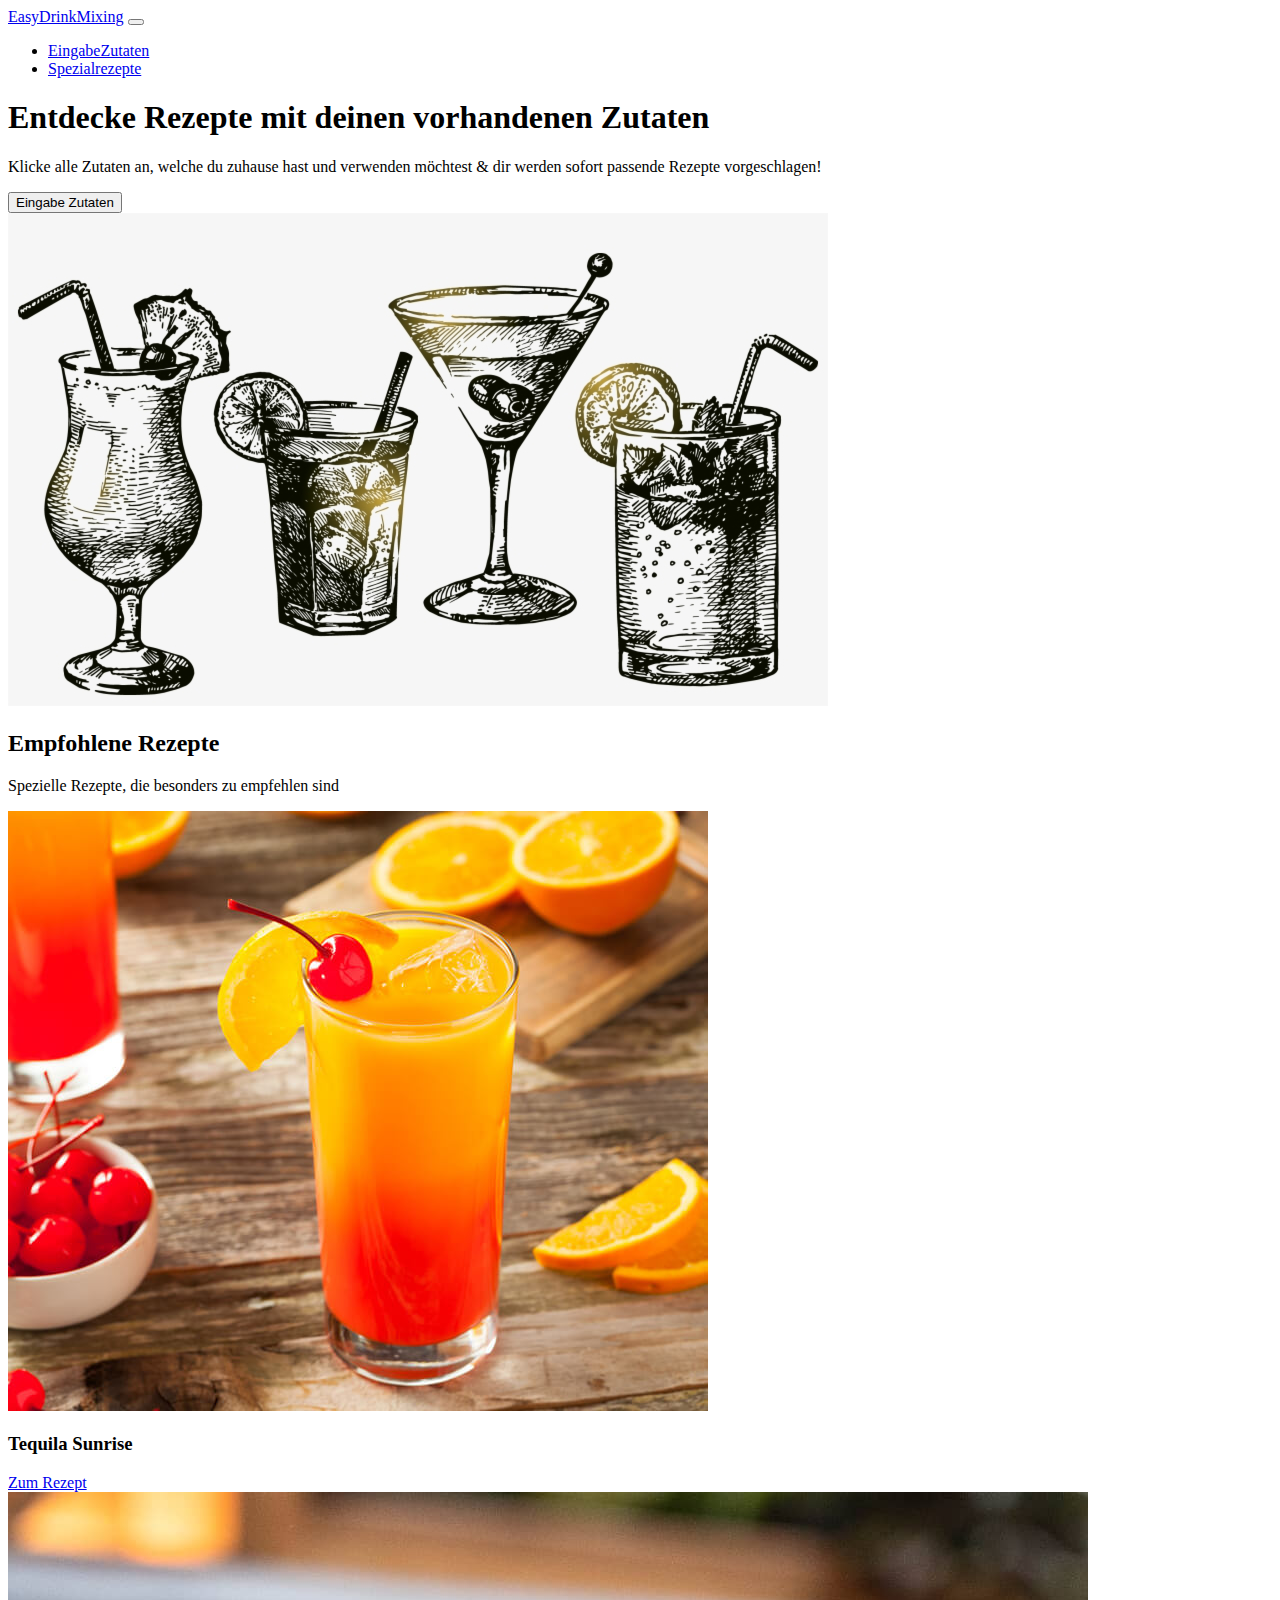
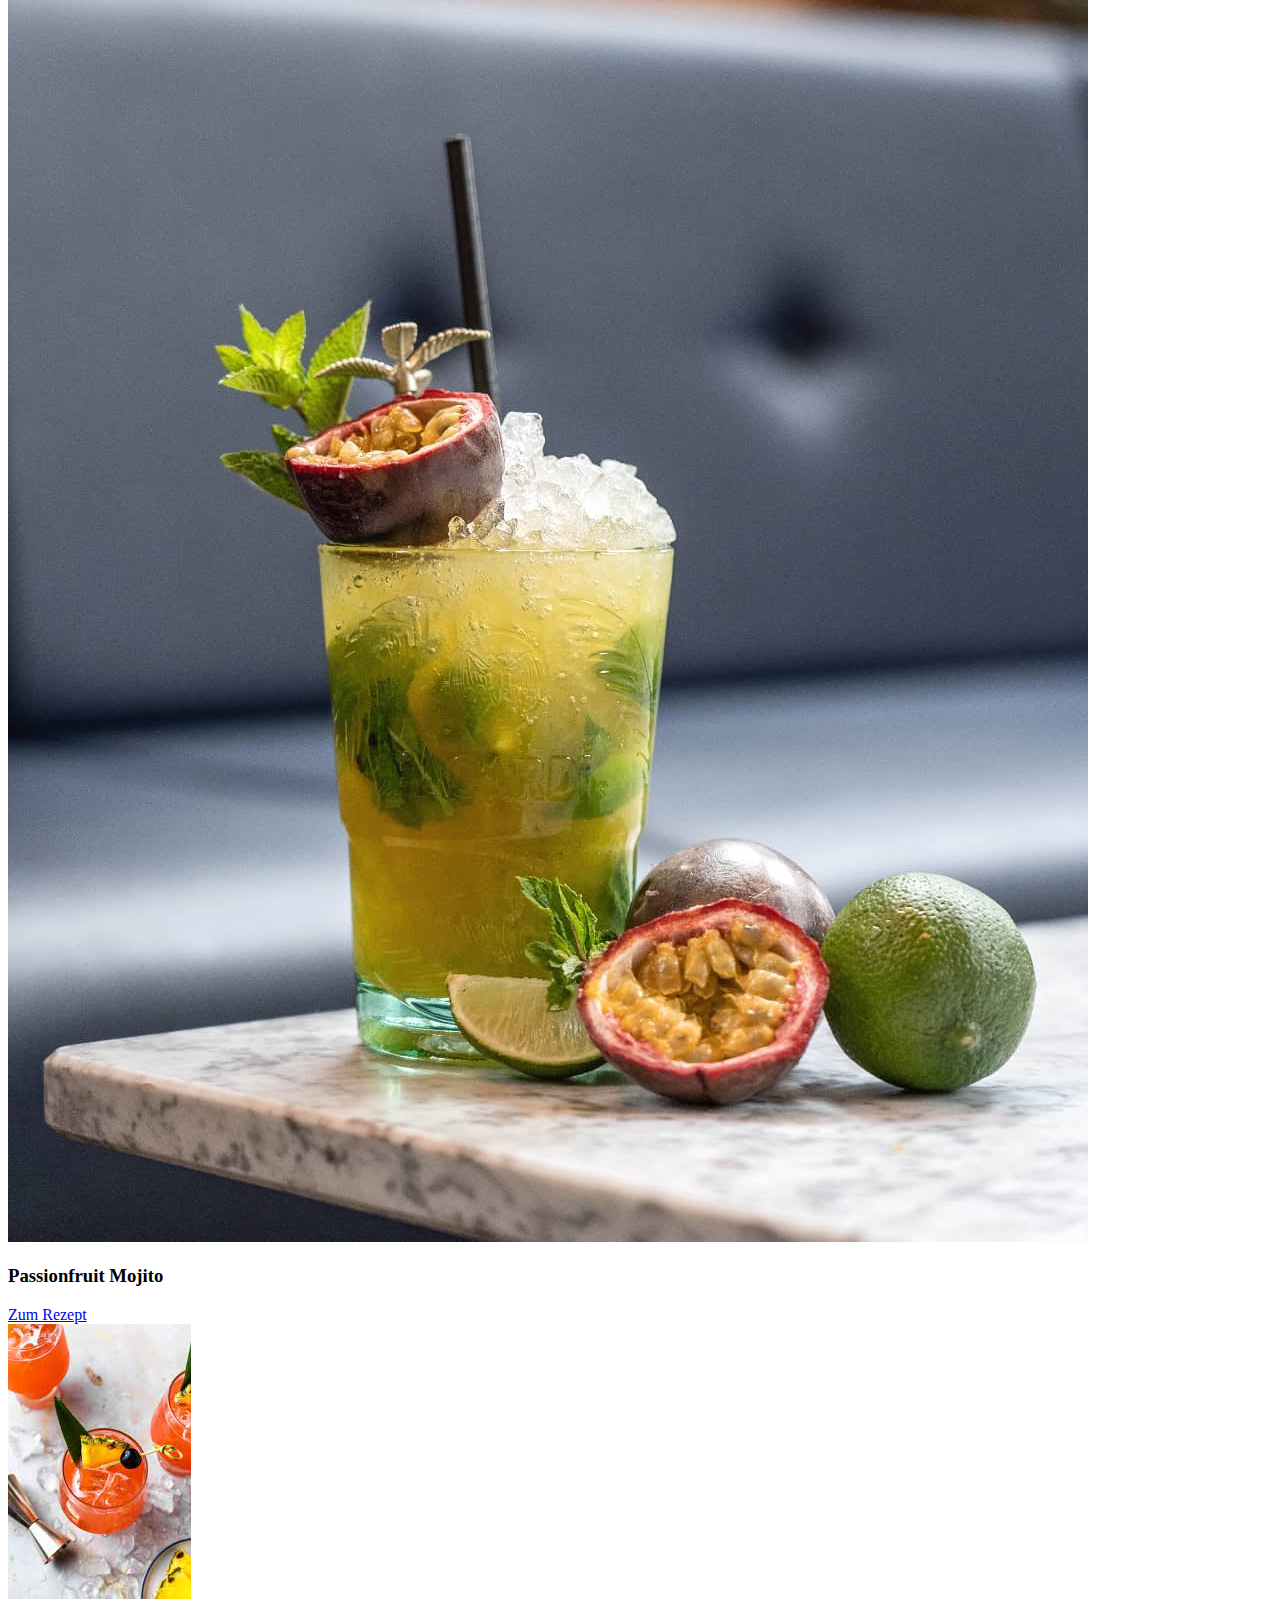
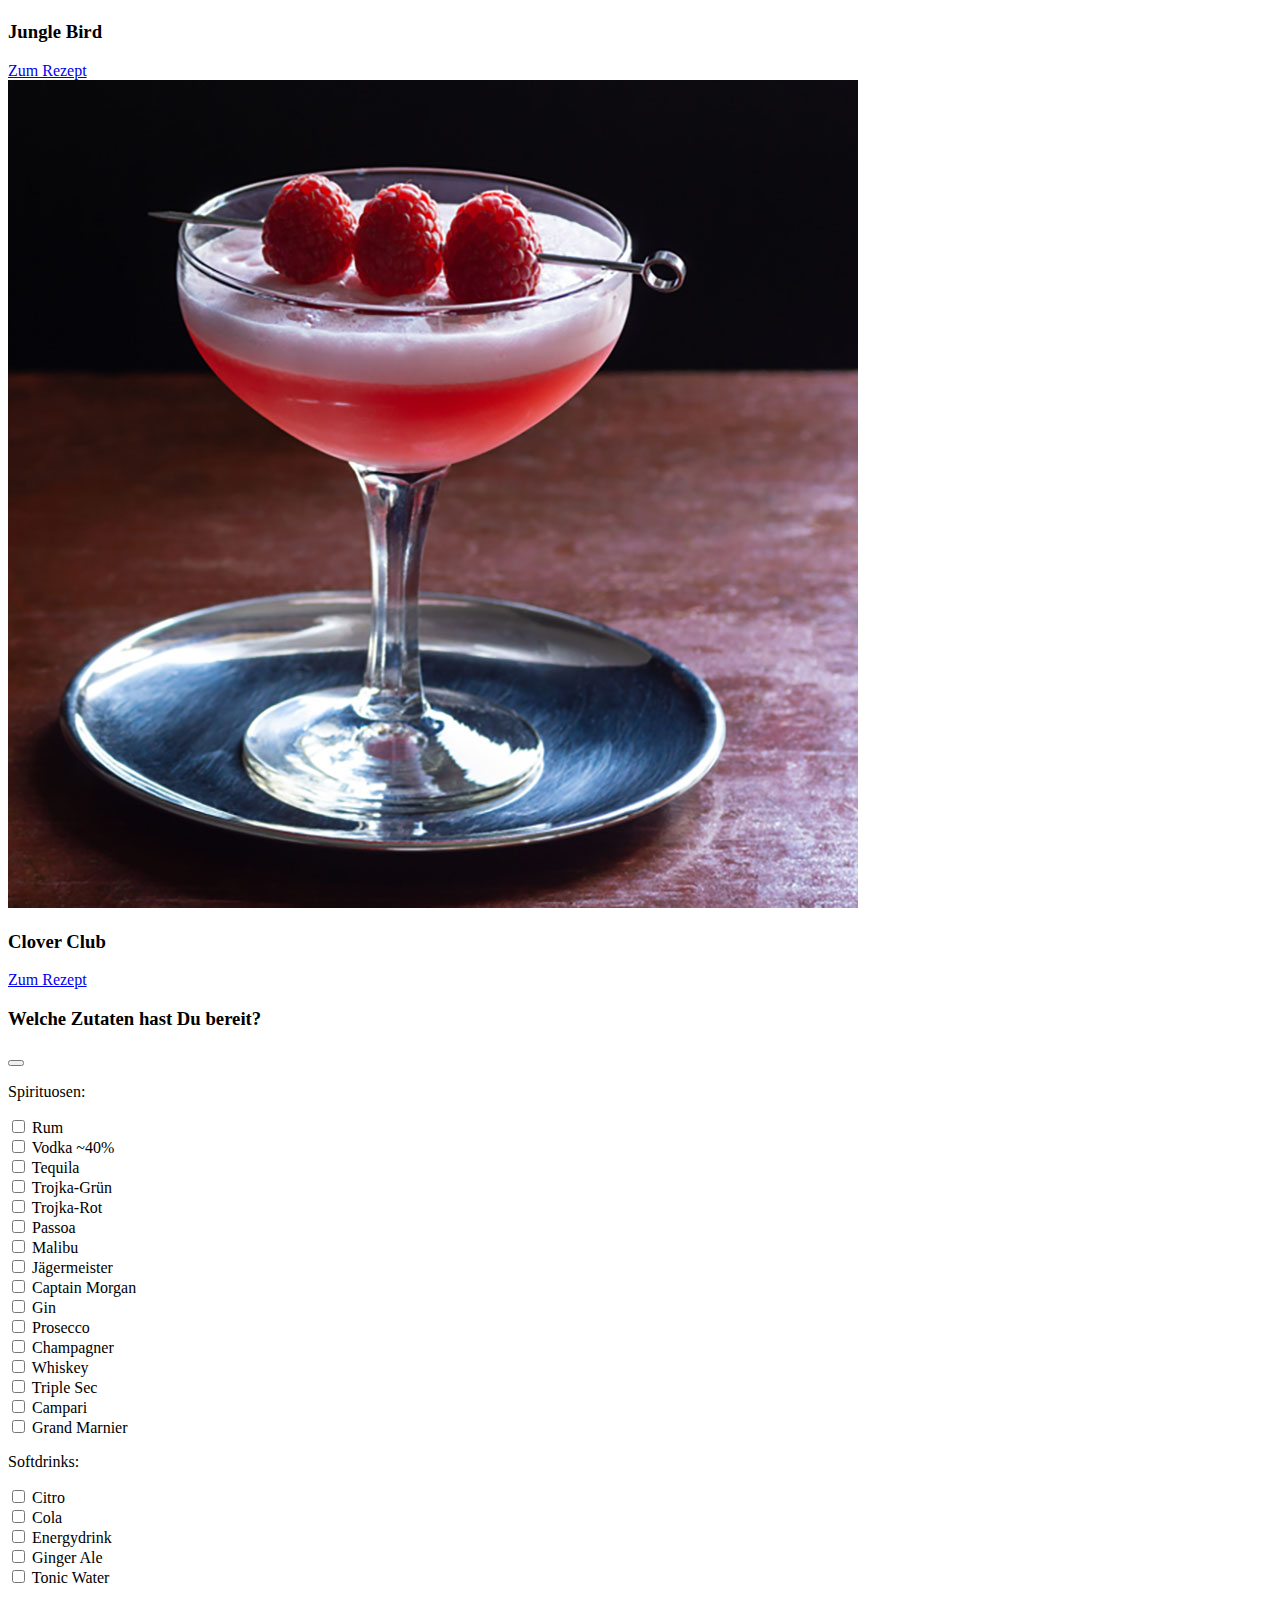
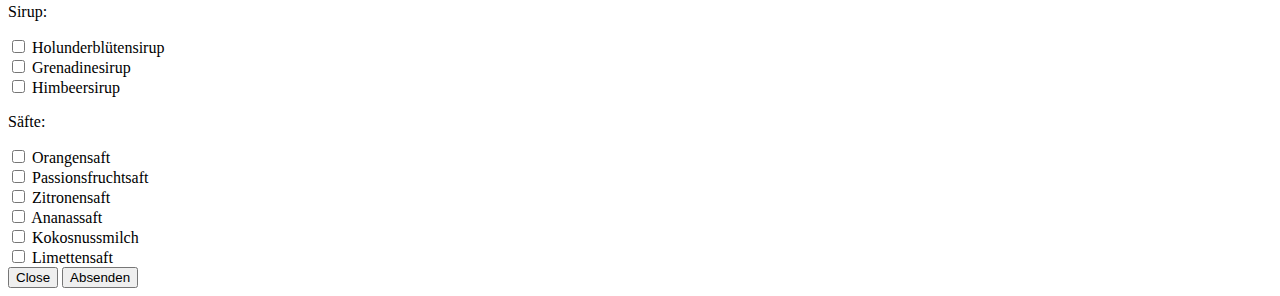
<file: index.html>
<!DOCTYPE html>
<html lang="en">

<head>
  <meta charset="UTF-8">
  <meta http-equiv="X-UA-Compatible" content="IE=edge">
  <meta name="viewport" content="width=device-width, initial-scale=1.0">
  <link href="https://cdn.jsdelivr.net/npm/bootstrap@5.1.1/dist/css/bootstrap.min.css" rel="stylesheet"
    integrity="sha384-F3w7mX95PdgyTmZZMECAngseQB83DfGTowi0iMjiWaeVhAn4FJkqJByhZMI3AhiU" crossorigin="anonymous" />

  <link rel="stylesheet" href="https://cdn.jsdelivr.net/npm/bootstrap-icons@1.3.0/font/bootstrap-icons.css" />

  <link rel="stylesheet" href="css/style.css" />

  <!-- Javascripts -->
  <script src="js/myhideFunction.js"></script>
  <script src="js/myshowFunction.js"></script>


  <title>Easydrinkmixing</title>
</head>

<body>

  <!--Alle Boxen für die Checkboxen beim Laden der Seite "hiden"-->

  <body onload="myhideFunction()">



    <nav class="navbar navbar-expand-lg bg-dark navbar-dark py-3 fixed-top">
      <div class="container">
        <a href="#" class="navbar-brand">EasyDrinkMixing</a>

        <button class="navbar-toggler" type="button" data-bs-toggle="collapse" data-bs-target="#navmenu">
          <span class="navbar-toggler-icon"></span>
        </button>

        <div class="collapse navbar-collapse" id="#navmenu">
          <ul class="navbar-nav ms-auto">
            <li class="nav-item">
              <a href="#EingabeZutaten" class="nav-link">EingabeZutaten</a>
            </li>
            <li class="nav-item">
              <a href="#Spezialrezepte" class="nav-link">Spezialrezepte</a>
            </li>
          </ul>
        </div>
      </div>
    </nav>

    <section id="EingabeZutaten" class="bg-light text-dark p-5 p-lg-0 pt-lg-5 text-center text-sm-start">
      <div class="container">
        <div class="d-sm-flex p-5 align-items-top justify-content-between">
          <div>
            <h1>Entdecke Rezepte mit deinen vorhandenen Zutaten</h1>
            <p class="lead my-4">
              Klicke alle Zutaten an, welche du zuhause hast und verwenden möchtest & dir werden sofort passende Rezepte
              vorgeschlagen!
            </p>
            <button class="btn btn-dark btn-lg" data-bs-toggle="modal" data-bs-target="#enroll">Eingabe Zutaten</button>
          </div>
          <img class="img-fluid w-50 d-50 d-sm-block" src="img/drinkmixing1.jpg" alt="">
        </div>
      </div>
    </section>





    <!--Boxes-->
    <!--Anfang Einbau 13.11.21 Hide Section-->

    <div id="PinaColada-Box">

      <!--Ende Einbau 13.11.21 Hide section-->

      <!--Box Pina Colada -->
      <section class="p-5 mt-3">
        <div class="container">
          <div class="card bg-dark text-light">
            <div class="card-body text-center">
              <div class="row align-items-center justify-content-between">
                <div class="col-md">
                  <img src="img/PinaColada.jpg" class="mx-auto d-block w-50" alt="">
                </div>
                <div class="col-md p-5">
                  <h2>Piña Colada</h2>
                  <p class="lead">
                    -3cl Rum
                    -9cl Ananassaft
                    -4cl Kokosmilch
                    -1cl Schlagrahm
                  </p>
                </div>
              </div>
            </div>
          </div>
        </div>
      </section>
    </div>


    <!--Anfang Einbau 13.11.21 Hide Section-->

    <div id="Mojito-Box">

      <!--Ende Einbau 13.11.21 Hide section-->

      <!--Box Mojito -->
      <section class="p-5 mt-3">
        <div class="container">
          <div class="card bg-dark text-light">
            <div class="card-body text-center">
              <div class="row align-items-center justify-content-between">
                <div class="col-md">
                  <img src="img/Mojito.jpg" class="mx-auto d-block w-50" alt="">
                </div>
                <div class="col-md p-5">
                  <h2>Mojito</h2>
                  <p class="lead">
                    -6cl weisser Rum
                    -3cl frisch gepresster Limettensaft
                    -2cl Zuckersirup
                    -2TL Rohrzucker
                    -6-8 Pfefferminz Blätter
                    -Mineralwasser (etwa 4cl)
                    -Eis

                  </p>
                </div>
              </div>
            </div>
          </div>
        </div>
      </section>
    </div>


    <!--Anfang Einbau 13.11.21 Hide Section-->

    <div id="VirginMojito-Box">

      <!--Ende Einbau 13.11.21 Hide section-->


      <!--Box VirginMojito -->
      <section class="p-5 mt-3">
        <div class="container">
          <div class="card bg-dark text-light">
            <div class="card-body text-center">
              <div class="row align-items-center justify-content-between">
                <div class="col-md">
                  <img src="img/VirginMojito.jpg" class="mx-auto d-block w-50" alt="">
                </div>
                <div class="col-md p-5">
                  <h2>Virgin-Mojito</h2>
                  <p class="lead">
                    -1 Limette (gepresst oder in kleinen Stückchen)
                    -150 ml Ginger Ale
                    -1 EL Rohrzucker
                    -6-8 Pfefferminz Blätter
                    -Eis
                  </p>
                </div>
              </div>
            </div>
          </div>
        </div>
      </section>
    </div>


    <!--Anfang Einbau 13.11.21 Hide Section-->

    <div id="Caipiroska-Box">

      <!--Ende Einbau 13.11.21 Hide section-->

      <!--Box Caipiroska-->
      <section class="p-5 mt-3">
        <div class="container">
          <div class="card bg-dark text-light">
            <div class="card-body text-center">
              <div class="row align-items-center justify-content-between">
                <div class="col-md">
                  <img src="img/Caipiroska.jpg" class="mx-auto d-block w-50" alt="">
                </div>
                <div class="col-md p-5">
                  <h2>Caipiroska</h2>
                  <p class="lead">
                    -5cl Vodka
                    -1 Limette
                    -3TL Zucker

                  </p>
                </div>
              </div>
            </div>
          </div>
        </div>
      </section>
    </div>



    <!--Anfang Einbau 13.11.21 Hide Section-->

    <div id="GinFizz-Box">

      <!--Ende Einbau 13.11.21 Hide section-->

      <!--Box GinFizz-->
      <section class="p-5 mt-3">
        <div class="container">
          <div class="card bg-dark text-light">
            <div class="card-body text-center">
              <div class="row align-items-center justify-content-between">
                <div class="col-md">
                  <img src="img/GinFizz.jgp" class="mx-auto d-block w-50" alt="">
                </div>
                <div class="col-md p-5">
                  <h2>Gin Fizz</h2>
                  <p class="lead">
                    -6cl Gin
                    -3cl gepresster Zitronensaft
                    -2cl Zuckersirup
                    -Eis
                  </p>
                </div>
              </div>
            </div>
          </div>
        </div>
      </section>
    </div>


    <!--Anfang Einbau 13.11.21 Hide Section-->

    <div id="GinTonic-Box">

      <!--Ende Einbau 13.11.21 Hide section-->

      <!--Box GinTonic-->
      <section class="p-5 mt-3">
        <div class="container">
          <div class="card bg-dark text-light">
            <div class="card-body text-center">
              <div class="row align-items-center justify-content-between">
                <div class="col-md">
                  <img src="img/GinTonic.jpg" class="mx-auto d-block w-50" alt="">
                </div>
                <div class="col-md p-5">
                  <h2>Gin Tonic</h2>
                  <p class="lead">
                    -6cl Gin
                    -Tonic Wasser (damit Glas auffüllen)
                    -Eis
                  </p>
                </div>
              </div>
            </div>
          </div>
        </div>
      </section>
    </div>


    <!--Anfang Einbau 13.11.21 Hide Section-->

    <div id="AperolSpritz-Box">

      <!--Ende Einbau 13.11.21 Hide section-->

      <!--Box AperolSpritz-->
      <section class="p-5 mt-3">
        <div class="container">
          <div class="card bg-dark text-light">
            <div class="card-body text-center">
              <div class="row align-items-center justify-content-between">
                <div class="col-md">
                  <img src="img/AperolSpritz.jpg" class="mx-auto d-block w-50" alt="">
                </div>
                <div class="col-md p-5">
                  <h2>Aperol Spritz</h2>
                  <p class="lead">
                    -6cl Prosecco
                    -4cl Aperol
                    -1 Scheibe Orange
                    -1 Schuss Mineralwasser
                    -Eis
                  </p>
                </div>
              </div>
            </div>
          </div>
        </div>
      </section>
    </div>


    <!--Anfang Einbau 13.11.21 Hide Section-->

    <div id="CloverClub-Box">

      <!--Ende Einbau 13.11.21 Hide section-->

      <!--Box CloverClub-->
      <section class="p-5 mt-3">
        <div class="container">
          <div class="card bg-dark text-light">
            <div class="card-body text-center">
              <div class="row align-items-center justify-content-between">
                <div class="col-md">
                  <img src="img/CloverClub.jpg" class="mx-auto d-block w-50" alt="">
                </div>
                <div class="col-md p-5">
                  <h2>Clover Club</h2>
                  <p class="lead">
                    -6cl Gin
                    -2cl Himbeersirup
                    -3cl Zitronensaft
                    -1 Eiweiss
                    -Ein paar Himbeeren

                  </p>
                </div>
              </div>
            </div>
          </div>
        </div>
      </section>
    </div>



    <!--Anfang Einbau 13.11.21 Hide Section-->

    <div id="French75-Box">

      <!--Ende Einbau 13.11.21 Hide section-->

      <!--Box French75-->
      <section class="p-5 mt-3">
        <div class="container">
          <div class="card bg-dark text-light">
            <div class="card-body text-center">
              <div class="row align-items-center justify-content-between">
                <div class="col-md">
                  <img src="img/French75.jpg" class="mx-auto d-block w-50" alt="">
                </div>
                <div class="col-md p-5">
                  <h2>French 75</h2>
                  <p class="lead">
                    -3cl Gin
                    -1,5cl Zitronensaft
                    -1cl Zuckersirup
                    -etwas Champagner
                  </p>
                </div>
              </div>
            </div>
          </div>
        </div>
      </section>
    </div>


    <!--Anfang Einbau 13.11.21 Hide Section-->

    <div id="PassionfruitMojito-Box">

      <!--Ende Einbau 13.11.21 Hide section-->

      <!--Box PassionfruitMojito-->
      <section class="p-5 mt-3">
        <div class="container">
          <div class="card bg-dark text-light">
            <div class="card-body text-center">
              <div class="row align-items-center justify-content-between">
                <div class="col-md">
                  <img src="img/PassionfruitMojito.jpg" class="mx-auto d-block w-50" alt="">
                </div>
                <div class="col-md p-5">
                  <h2>Passionfruit Mojito</h2>
                  <p class="lead">
                    -1,5cl Passoa
                    -2cl Rum
                    -1 halbe Passionsfrucht
                    -1 halbe Limette
                    -1,5cl Zuckersirup
                    -8-10 Pfefferminz Blätter

                  </p>
                </div>
              </div>
            </div>
          </div>
        </div>
      </section>
    </div>



    <!--Anfang Einbau 13.11.21 Hide Section-->

    <div id="PassoaFresh-Box">

      <!--Ende Einbau 13.11.21 Hide section-->

      <!--Box PassoaFresh-->
      <section class="p-5 mt-3">
        <div class="container">
          <div class="card bg-dark text-light">
            <div class="card-body text-center">
              <div class="row align-items-center justify-content-between">
                <div class="col-md">
                  <img src="img/passoafresh.jpg" class="mx-auto d-block w-50" alt="">
                </div>
                <div class="col-md p-5">
                  <h2>Passoa Fresh</h2>
                  <p class="lead">
                    -1 Drittel Passoa
                    -2 Drittel Tonic Wasser
                  </p>
                </div>
              </div>
            </div>
          </div>
        </div>
      </section>
    </div>



    <!--Anfang Einbau 13.11.21 Hide Section-->

    <div id="GingerFlame-Box">

      <!--Ende Einbau 13.11.21 Hide section-->

      <!--Box GingerFlame-->
      <section class="p-5 mt-3">
        <div class="container">
          <div class="card bg-dark text-light">
            <div class="card-body text-center">
              <div class="row align-items-center justify-content-between">
                <div class="col-md">
                  <img src="img/GingerFlame.jpg" class="mx-auto d-block w-50" alt="">
                </div>
                <div class="col-md p-5">
                  <h2>Ginger Flame</h2>
                  <p class="lead">
                    -4cl Trojka-Rot
                    -10cl Ginger Ale
                    -Zitrone/Orange (zur Verzierung)
                    -Eis
                  </p>
                </div>
              </div>
            </div>
          </div>
        </div>
      </section>
    </div>



    <!--Anfang Einbau 13.11.21 Hide Section-->

    <div id="GreenLemon-Box">

      <!--Ende Einbau 13.11.21 Hide section-->

      <!--Box GreenLemon-->
      <section class="p-5 mt-3">
        <div class="container">
          <div class="card bg-dark text-light">
            <div class="card-body text-center">
              <div class="row align-items-center justify-content-between">
                <div class="col-md">
                  <img src="img/GreenLemon.jpg" class="mx-auto d-block w-50" alt="">
                </div>
                <div class="col-md p-5">
                  <h2>Green Lemon</h2>
                  <p class="lead">
                    -4cl Trojka-Grün
                    -10cl Citro
                    -Limone/Zitrone (zur Verzierung)
                    -Eis

                  </p>
                </div>
              </div>
            </div>
          </div>
        </div>
      </section>
    </div>



    <!--Anfang Einbau 13.11.21 Hide Section-->

    <div id="Caipigreeshka-Box">

      <!--Ende Einbau 13.11.21 Hide section-->

      <!--Box Caipigreeshka-->
      <section class="p-5 mt-3">
        <div class="container">
          <div class="card bg-dark text-light">
            <div class="card-body text-center">
              <div class="row align-items-center justify-content-between">
                <div class="col-md">
                  <img src="img/caipigreeshka.jpg" class="mx-auto d-block w-50" alt="">
                </div>
                <div class="col-md p-5">
                  <h2>Caipigreeshka</h2>
                  <p class="lead">
                    -1 Limette
                    -ganzes Glas voll Eis
                    -Trojka-Grün (Rest des Glases auffüllen)

                  </p>
                </div>
              </div>
            </div>
          </div>
        </div>
      </section>
    </div>



    <!--Anfang Einbau 13.11.21 Hide Section-->

    <div id="GreenUp-Box">

      <!--Ende Einbau 13.11.21 Hide section-->

      <!--Box GreenUp-->
      <section class="p-5 mt-3">
        <div class="container">
          <div class="card bg-dark text-light">
            <div class="card-body text-center">
              <div class="row align-items-center justify-content-between">
                <div class="col-md">
                  <img src="img/GreenUp.jpg" class="mx-auto d-block w-50" alt="">
                </div>
                <div class="col-md p-5">
                  <h2>Green Up</h2>
                  <p class="lead">
                    -4cl Trojka-Grün
                    -10cl Tonic Water
                    -Eis


                  </p>
                </div>
              </div>
            </div>
          </div>
        </div>
      </section>
    </div>




    <!--Anfang Einbau 13.11.21 Hide Section-->

    <div id="GummibärliRot-Box">

      <!--Ende Einbau 13.11.21 Hide section-->

      <!--Box GummibärliRot-->
      <section class="p-5 mt-3">
        <div class="container">
          <div class="card bg-dark text-light">
            <div class="card-body text-center">
              <div class="row align-items-center justify-content-between">
                <div class="col-md">
                  <img src="img/GummibärliRot.jpg" class="mx-auto d-block w-50" alt="">
                </div>
                <div class="col-md p-5">
                  <h2>Gummibärli Rot</h2>
                  <p class="lead">
                    -4cl Trojka-Rot
                    -10cl Energydrink
                  </p>
                </div>
              </div>
            </div>
          </div>
        </div>
      </section>
    </div>




    <!--Anfang Einbau 13.11.21 Hide Section-->

    <div id="GummibärliGrün-Box">

      <!--Ende Einbau 13.11.21 Hide section-->

      <!--Box GummibärliGrün-->
      <section class="p-5 mt-3">
        <div class="container">
          <div class="card bg-dark text-light">
            <div class="card-body text-center">
              <div class="row align-items-center justify-content-between">
                <div class="col-md">
                  <img src="img/GummibärliGrün.jpg" class="mx-auto d-block w-50" alt="">
                </div>
                <div class="col-md p-5">
                  <h2>Gummibärli Grün</h2>
                  <p class="lead">
                    -4cl Trojka-Grün
                    -10cl Energydrink
                  </p>
                </div>
              </div>
            </div>
          </div>
        </div>
      </section>
    </div>




    <!--Anfang Einbau 13.11.21 Hide Section-->

    <div id="TrojkaSunrise-Box">

      <!--Ende Einbau 13.11.21 Hide section-->

      <!--Box TrojkaSunrise-->
      <section class="p-5 mt-3">
        <div class="container">
          <div class="card bg-dark text-light">
            <div class="card-body text-center">
              <div class="row align-items-center justify-content-between">
                <div class="col-md">
                  <img src="img/VodkaSunrise.jpg" class="mx-auto d-block w-50" alt="">
                </div>
                <div class="col-md p-5">
                  <h2>Trojka Sunrise</h2>
                  <p class="lead">
                    -4cl Trojka-Rot
                    -Orangensaft (auffüllen)
                    -1cl Grenadine Sirup

                  </p>
                </div>
              </div>
            </div>
          </div>
        </div>
      </section>
    </div>




    <!--Anfang Einbau 13.11.21 Hide Section-->

    <div id="JägermeisterMule-Box">

      <!--Ende Einbau 13.11.21 Hide section-->

      <!--Box JägermeisterMule-->
      <section class="p-5 mt-3">
        <div class="container">
          <div class="card bg-dark text-light">
            <div class="card-body text-center">
              <div class="row align-items-center justify-content-between">
                <div class="col-md">
                  <img src="img/JägermeisterMule.jpg" class="mx-auto d-block w-50" alt="">
                </div>
                <div class="col-md p-5">
                  <h2>Jägermeister Mule</h2>
                  <p class="lead">
                    -5cl Jägermeister
                    -2 Limettenschnitze
                    -10cl Ginger Ale
                    -Eis

                  </p>
                </div>
              </div>
            </div>
          </div>
        </div>
      </section>
    </div>





    <!--Anfang Einbau 13.11.21 Hide Section-->

    <div id="CaliforniaSurfer-Box">

      <!--Ende Einbau 13.11.21 Hide section-->

      <!--Box CaliforniaSurfer-->
      <section class="p-5 mt-3">
        <div class="container">
          <div class="card bg-dark text-light">
            <div class="card-body text-center">
              <div class="row align-items-center justify-content-between">
                <div class="col-md">
                  <img src="img/CaliforniaSurfer.jpg" class="mx-auto d-block w-50" alt="">
                </div>
                <div class="col-md p-5">
                  <h2>California Surfer</h2>
                  <p class="lead">
                    -3cl Jägermeister
                    -3cl Malibu
                    -3cl Ananassaft

                  </p>
                </div>
              </div>
            </div>
          </div>
        </div>
      </section>
    </div>





    <!--Anfang Einbau 13.11.21 Hide Section-->

    <div id="BedOfRoses-Box">

      <!--Ende Einbau 13.11.21 Hide section-->

      <!--Box BedOfRoses-->
      <section class="p-5 mt-3">
        <div class="container">
          <div class="card bg-dark text-light">
            <div class="card-body text-center">
              <div class="row align-items-center justify-content-between">
                <div class="col-md">
                  <img src="img/BedOfRoses.jpg" class="mx-auto d-block w-50" alt="">
                </div>
                <div class="col-md p-5">
                  <h2>Bed of Roses</h2>
                  <p class="lead">
                    -4.5cl Jägermeister
                    -6cl Zitronensaft
                    -3cl Grenadine Sirup
                    -1 Limonen Schnitz (zur Dekoration)

                  </p>
                </div>
              </div>
            </div>
          </div>
        </div>
      </section>
    </div>



    <!--Anfang Einbau 13.11.21 Hide Section-->

    <div id="Colt45-Box">

      <!--Ende Einbau 13.11.21 Hide section-->

      <!--Box Colt45-->
      <section class="p-5 mt-3">
        <div class="container">
          <div class="card bg-dark text-light">
            <div class="card-body text-center">
              <div class="row align-items-center justify-content-between">
                <div class="col-md">
                  <img src="img/Colt45.jpg" class="mx-auto d-block w-50" alt="">
                </div>
                <div class="col-md p-5">
                  <h2>Colt 45</h2>
                  <p class="lead">
                    -3cl Gin
                    -6cl Jägermeister
                    -12cl Energy Drink

                  </p>
                </div>
              </div>
            </div>
          </div>
        </div>
      </section>
    </div>





    <!--Anfang Einbau 13.11.21 Hide Section-->

    <div id="CubaLibre-Box">

      <!--Ende Einbau 13.11.21 Hide section-->

      <!--Box CubaLibre-->
      <section class="p-5 mt-3">
        <div class="container">
          <div class="card bg-dark text-light">
            <div class="card-body text-center">
              <div class="row align-items-center justify-content-between">
                <div class="col-md">
                  <img src="img/CubaLibre.jpg" class="mx-auto d-block w-50" alt="">
                </div>
                <div class="col-md p-5">
                  <h2>Cuba Libre</h2>
                  <p class="lead">
                    -4cl Captain Morgan
                    -12cl Cola
                    -1 Schnitz Limette
                    -Eis

                  </p>
                </div>
              </div>
            </div>
          </div>
        </div>
      </section>
    </div>




    <!--Anfang Einbau 13.11.21 Hide Section-->

    <div id="CaptainGinger-Box">

      <!--Ende Einbau 13.11.21 Hide section-->

      <!--Box CaptainGinger-->
      <section class="p-5 mt-3">
        <div class="container">
          <div class="card bg-dark text-light">
            <div class="card-body text-center">
              <div class="row align-items-center justify-content-between">
                <div class="col-md">
                  <img src="img/Captain&Ginger.jpg" class="mx-auto d-block w-50" alt="">
                </div>
                <div class="col-md p-5">
                  <h2>Captain & Ginger</h2>
                  <p class="lead">
                    -5cl Captain Morgan
                    -13cl Ginger Ale
                    -Eis

                  </p>
                </div>
              </div>
            </div>
          </div>
        </div>
      </section>
    </div>






    <!--Anfang Einbau 13.11.21 Hide Section-->

    <div id="Hugo-Box">

      <!--Ende Einbau 13.11.21 Hide section-->

      <!--Box Hugo-->
      <section class="p-5 mt-3">
        <div class="container">
          <div class="card bg-dark text-light">
            <div class="card-body text-center">
              <div class="row align-items-center justify-content-between">
                <div class="col-md">
                  <img src="img/HugoBild.jpg" class="mx-auto d-block w-50" alt="">
                </div>
                <div class="col-md p-5">
                  <h2>Hugo</h2>
                  <p class="lead">
                    -15cl Prosecco
                    -2cl Holunderblütensirup
                    -5cl Mineralwasser
                    (ein Viertel Limette, 1 kleiner Zweig Pfefferminz zum anrichten)
                  </p>
                </div>
              </div>
            </div>
          </div>
        </div>
      </section>
    </div>



    <!--Anfang Einbau 13.11.21 Hide Section-->

    <div id="TequilaSunrise-Box">

      <!--Ende Einbau 13.11.21 Hide section-->

      <!--Box TequilaSunrise-->
      <section class="p-5 mt-3">
        <div class="container">
          <div class="card bg-dark text-light">
            <div class="card-body text-center">
              <div class="row align-items-center justify-content-between">
                <div class="col-md">
                  <img src="img/TequilaSunrise.jpg" class="mx-auto d-block w-50" alt="">
                </div>
                <div class="col-md p-5">
                  <h2>Tequila Sunrise</h2>
                  <p class="lead">
                    -4cl Tequila
                    -10cl Orangensaft
                    -2cl Grenadine Sirup

                  </p>
                </div>
              </div>
            </div>
          </div>
        </div>
      </section>
    </div>





    <!--Anfang Einbau 13.11.21 Hide Section-->

    <div id="WhiteDragon-Box">

      <!--Ende Einbau 13.11.21 Hide section-->

      <!--Box WhiteDragon-->
      <section class="p-5 mt-3">
        <div class="container">
          <div class="card bg-dark text-light">
            <div class="card-body text-center">
              <div class="row align-items-center justify-content-between">
                <div class="col-md">
                  <img src="img/WhiteDragon.jpg" class="mx-auto d-block w-50" alt="">
                </div>
                <div class="col-md p-5">
                  <h2>White Dragon</h2>
                  <p class="lead">
                    -3.5cl Tequila
                    -2cl Triple Sec
                    -3cl Zitronensaft
                    -1 Eiweiss
                  </p>
                </div>
              </div>
            </div>
          </div>
        </div>
      </section>
    </div>





    <!--Anfang Einbau 13.11.21 Hide Section-->

    <div id="Margarita-Box">

      <!--Ende Einbau 13.11.21 Hide section-->

      <!--Box Margarita-->
      <section class="p-5 mt-3">
        <div class="container">
          <div class="card bg-dark text-light">
            <div class="card-body text-center">
              <div class="row align-items-center justify-content-between">
                <div class="col-md">
                  <img src="img/Margarita.jpg" class="mx-auto d-block w-50" alt="">
                </div>
                <div class="col-md p-5">
                  <h2>Margarita</h2>
                  <p class="lead">
                    -5cl Tequila
                    -2cl Triple Sec
                    -3cl Zitronensaft
                    -Eis
                  </p>
                </div>
              </div>
            </div>
          </div>
        </div>
      </section>
    </div>



    <!--Anfang Einbau 13.11.21 Hide Section-->

    <div id="StrawberryMargarita-Box">

      <!--Ende Einbau 13.11.21 Hide section-->

      <!--Box StrawberryMargarita-->
      <section class="p-5 mt-3">
        <div class="container">
          <div class="card bg-dark text-light">
            <div class="card-body text-center">
              <div class="row align-items-center justify-content-between">
                <div class="col-md">
                  <img src="img/StrawberryMargarita.jpg" class="mx-auto d-block w-50" alt="">
                </div>
                <div class="col-md p-5">
                  <h2>Strawberry-Margarita</h2>
                  <p class="lead">
                    -5cl Tequila
                    -2cl Triple Sec
                    -1 Limette (gepresster Saft)
                    -4-5 Erdbeeren
                    -Eis

                  </p>
                </div>
              </div>
            </div>
          </div>
        </div>
      </section>
    </div>




    <!--Anfang Einbau 13.11.21 Hide Section-->

    <div id="WhiskeySour-Box">

      <!--Ende Einbau 13.11.21 Hide section-->

      <!--Box WhiskeySour-->
      <section class="p-5 mt-3">
        <div class="container">
          <div class="card bg-dark text-light">
            <div class="card-body text-center">
              <div class="row align-items-center justify-content-between">
                <div class="col-md">
                  <img src="img/WhiskeySour.jpg" class="mx-auto d-block w-50" alt="">
                </div>
                <div class="col-md p-5">
                  <h2>Whiskey Sour</h2>
                  <p class="lead">
                    -6cl Whiskey
                    -3cl Zitronensaft
                    -2cl Zuckersirup
                  </p>
                </div>
              </div>
            </div>
          </div>
        </div>
      </section>
    </div>






    <!--Anfang Einbau 13.11.21 Hide Section-->

    <div id="WhiskeyGingerAle-Box">

      <!--Ende Einbau 13.11.21 Hide section-->

      <!--Box WhiskeyGingerAle-->
      <section class="p-5 mt-3">
        <div class="container">
          <div class="card bg-dark text-light">
            <div class="card-body text-center">
              <div class="row align-items-center justify-content-between">
                <div class="col-md">
                  <img src="img/WhiskeyGingerAle.jpg" class="mx-auto d-block w-50" alt="">
                </div>
                <div class="col-md p-5">
                  <h2>Whiskey Ginger Ale</h2>
                  <p class="lead">
                    - 4cl Whiskey
                    -16cl Ginger Ale
                    -1 Schnitz Limette
                    -Eis
                  </p>
                </div>
              </div>
            </div>
          </div>
        </div>
      </section>
    </div>



    <!--Anfang Einbau 13.11.21 Hide Section-->

    <div id="WhiskeyCola-Box">

      <!--Ende Einbau 13.11.21 Hide section-->

      <!--Box WhiskeyGingerAle-->
      <section class="p-5 mt-3">
        <div class="container">
          <div class="card bg-dark text-light">
            <div class="card-body text-center">
              <div class="row align-items-center justify-content-between">
                <div class="col-md">
                  <img src="img/WhiskeyCola.jpg" class="mx-auto d-block w-50" alt="">
                </div>
                <div class="col-md p-5">
                  <h2>Whiskey Cola</h2>
                  <p class="lead">
                    - 6cl Whiskey
                    -15cl Cola

                  </p>
                </div>
              </div>
            </div>
          </div>
        </div>
      </section>
    </div>



    <!--Anfang Einbau 13.11.21 Hide Section-->

    <div id="LongIslandIcedTea-Box">

      <!--Ende Einbau 13.11.21 Hide section-->

      <!--Box LondIslandIcedTea-->
      <section class="p-5 mt-3">
        <div class="container">
          <div class="card bg-dark text-light">
            <div class="card-body text-center">
              <div class="row align-items-center justify-content-between">
                <div class="col-md">
                  <img src="img/LongIslandIcedTea.jpg" class="mx-auto d-block w-50" alt="">
                </div>
                <div class="col-md p-5">
                  <h2>Long island iced tea</h2>
                  <p class="lead">
                    -2cl Rum
                    -2cl Tequila
                    -2cl Gin
                    -2cl Vodka
                    -2cl Triple Sec
                    -2cl Zitronensaft
                    -12cl Cola
                  </p>
                </div>
              </div>
            </div>
          </div>
        </div>
      </section>
    </div>



    <!--Anfang Einbau 13.11.21 Hide Section-->

    <div id="CampariSpritz-Box">

      <!--Ende Einbau 13.11.21 Hide section-->

      <!--Box CampariSpritz-->
      <section class="p-5 mt-3">
        <div class="container">
          <div class="card bg-dark text-light">
            <div class="card-body text-center">
              <div class="row align-items-center justify-content-between">
                <div class="col-md">
                  <img src="img/CampariSpritz.jpg" class="mx-auto d-block w-50" alt="">
                </div>
                <div class="col-md p-5">
                  <h2>CampariSpritz</h2>
                  <p class="lead">
                    -6cl Campari
                    -8cl Prosecco
                    -4cl Mineralwasser
                    -1 Scheibe Orange (zur Dekoration)
                  </p>
                </div>
              </div>
            </div>
          </div>
        </div>
      </section>
    </div>



    <!--Anfang Einbau 13.11.21 Hide Section-->

    <div id="JungleBird-Box">

      <!--Ende Einbau 13.11.21 Hide section-->

      <!--Box JungleBird-->
      <section class="p-5 mt-3">
        <div class="container">
          <div class="card bg-dark text-light">
            <div class="card-body text-center">
              <div class="row align-items-center justify-content-between">
                <div class="col-md">
                  <img src="img/JungleBird.jpg" class="mx-auto d-block w-50" alt="">
                </div>
                <div class="col-md p-5">
                  <h2>Jungle Bird</h2>
                  <p class="lead">
                    -5cl Rum
                    -2.5cl Campari
                    -4.5cl Ananassaft
                    -ein Viertel einer Limette (gepresst)
                    -1.5cl Zuckersirup
                    -ein Ananasschnitz (zur Dekoration)
                  </p>
                </div>
              </div>
            </div>
          </div>
        </div>
      </section>
    </div>




    <!--Anfang Einbau 13.11.21 Hide Section-->

    <div id="GrandMarnierTonic-Box">

      <!--Ende Einbau 13.11.21 Hide section-->

      <!--Box GrandMarnierTonic-->
      <section class="p-5 mt-3">
        <div class="container">
          <div class="card bg-dark text-light">
            <div class="card-body text-center">
              <div class="row align-items-center justify-content-between">
                <div class="col-md">
                  <img src="img/GrandMarnierTonic.jpg" class="mx-auto d-block w-50" alt="">
                </div>
                <div class="col-md p-5">
                  <h2>Grand Marnier Tonic</h2>
                  <p class="lead">
                    -3cl Grand Marnier
                    -20cl Tonic Wasser
                  </p>
                </div>
              </div>
            </div>
          </div>
        </div>
      </section>
    </div>



    <!--Anfang Einbau 13.11.21 Hide Section -->

    <div id="GrandMarnieralOrange-Box">

      <!--Ende Einbau 13.11.21 Hide section-->

      <!--Box GrandMarnieralOrange-->
      <section class="p-5 mt-3">
        <div class="container">
          <div class="card bg-dark text-light">
            <div class="card-body text-center">
              <div class="row align-items-center justify-content-between">
                <div class="col-md">
                  <img src="img/GrandMarnieralOrange.jpg" class="mx-auto d-block w-50" alt="">
                </div>
                <div class="col-md p-5">
                  <h2>Grand Marnier à l’Orange </h2>
                  <p class="lead">
                    -2cl Grand Marnier
                    -8cl Champagner
                    -6cl Orangensaft
                    -Eis
                  </p>
                </div>
              </div>
            </div>
          </div>
        </div>
      </section>
    </div>





    <!--Anfang Einbau 13.11.21 Hide Section-->
    <div id="Default-Box">
      <!--Ende Einbau 13.11.21 Hide section-->

      <!--Box Default -->
      <section class="p-5">
        <div class="container">
          <div class="row text-center g-4">
            <div class="col-md">
              <div class="card bg-dark text-light">
                <div class="card-body text-center">
                  <div class="h1 mb-3">
                    <i class="bi bi-people"></i>
                  </div>
                  <h3 class="card-title mb-3">
                    Sorry, keine Rezepte gefunden!
                  </h3>
                  <p class="card-text">
                    Hier findest Du meine persönlichen Rezept-Favoriten
                  </p>
                  <a href="#Spezialrezepte" class="btn btn-secondary">Spezialrezepte</a>
                </div>
              </div>
            </div>
          </div>
        </div>
      </section>
    </div>





    <section id="Spezialrezepte" class="p-5 bg-secondary">
      <div class="container">
        <h2 class="text-center text-dark">Empfohlene Rezepte</h2>
        <p class="lead text-center text-white mb-5">
          Spezielle Rezepte, die besonders zu empfehlen sind
        </p>
        <div class="row g-4">
          <div class="col-md-6 col-lg-3">
            <div class="card bg-light">
              <div class="card-body text-center">
                <img src="img/TequilaSunrise.jpg" class="mx-auto d-block w-50" alt="" />
                <h3 class="card-title mb-3">Tequila Sunrise</h3>
                <a href="pages/TequilaSunrise.html" class="btn btn-dark">Zum Rezept</a>
              </div>
            </div>
          </div>

          <div class="col-md-6 col-lg-3">
            <div class="card bg-light">
              <div class="card-body text-center">
                <img src="img/PassionfruitMojito.jpg" class="mx-auto d-block w-50" alt="" />
                <span class="navbar-toggler-icon"></span>
                <h3 class="card-title mb-3">Passionfruit Mojito</h3>
                <a href="pages/PassionfruitMojito.html" class="btn btn-dark">Zum Rezept</a>
              </div>
            </div>
          </div>

          <div class="col-md-6 col-lg-3">
            <div class="card bg-light">
              <div class="card-body text-center">
                <img src="img/JungleBird.jpg" class="mx-auto d-block w-50" alt="" />
                <h3 class="card-title mb-3">Jungle Bird</h3>
                <a href="pages/JungleBird.html" class="btn btn-dark">Zum Rezept</a>
              </div>
            </div>
          </div>

          <div class="col-md-6 col-lg-3">
            <div class="card bg-light">
              <div class="card-body text-center">
                <img src="img/CloverClub.jpg" class="mx-auto d-block w-50" alt="" />
                <h3 class="card-title mb-3">Clover Club</h3>
                <a href="pages/CloverClub.html" class="btn btn-dark">Zum Rezept</a>

              </div>
            </div>
          </div>

        </div>
      </div>
    </section>





    <!-- Modal -->
    <div class="modal fade" id="enroll" tabindex="-1" aria-labelledby="enrollLabel" aria-hidden="true">
      <div class="modal-dialog">
        <div class="modal-content">
          <div class="modal-header">
            <h3 class="modal-title" id="enrollLabel">Welche Zutaten hast Du bereit?</h3>
            <button type="button" class="btn-close" data-bs-dismiss="modal" aria-label="Close"></button>
          </div>
          <div class="modal-body">
            <p class="h3">Spirituosen:</p>
            <p class="lead"></p>
            <form>
              <div class="h5 mb-3">
                <input class="Rum" type="checkbox" value="" id="InRum">
                <label class="Rum" for="InRum">
                  Rum
                </label>
              </div>
              <div class="h5 mb-3">
                <input class="Vodka" type="checkbox" value="" id="InVodka">
                <label class="Vodka" for="InVodka">
                  Vodka ~40%
                </label>
              </div>
              <div class="h5 mb-3">
                <input class="Tequila" type="checkbox" value="" id="InTequila">
                <label class="Tequila" for="InTequila">
                  Tequila
                </label>
              </div>
              <div class="h5 mb-3">
                <input class="TrojkaGrün" type="checkbox" value="" id="InTrojkaGrün">
                <label class="TrojkaGrün" for="InTrojkaGrün">
                  Trojka-Grün
                </label>
              </div>
              <div class="h5 mb-3">
                <input class="TrojkaRot" type="checkbox" value="" id="InTrojkaRot">
                <label class="TrojkaRot" for="InTrojkaRot">
                  Trojka-Rot
                </label>
              </div>
              <div class="h5 mb-3">
                <input class="Passoa" type="checkbox" value="" id="InPassoa">
                <label class="Passoa" for="InPassoa">
                  Passoa
                </label>
              </div>
              <div class="h5 mb-3">
                <input class="Malibu" type="checkbox" value="" id="InMalibu">
                <label class="Malibu" for="InMalibu">
                  Malibu
                </label>
              </div>
              <div class="h5 mb-3">
                <input class="Jägermeister" type="checkbox" value="" id="InJägermeister">
                <label class="Jägermeister" for="InJägermeister">
                  Jägermeister
                </label>
              </div>
              <div class="h5 mb-3">
                <input class="CaptainMorgan" type="checkbox" value="" id="InCaptainMorgan">
                <label class="CaptainMorgan" for="InCaptainMorgan">
                  Captain Morgan
                </label>
              </div>
              <div class="h5 mb-3">
                <input class="Gin" type="checkbox" value="" id="InGin">
                <label class="Gin" for="InGin">
                  Gin
                </label>
              </div>
              <div class="h5 mb-3">
                <input class="Prosecco" type="checkbox" value="" id="InProsecco">
                <label class="Prosecco" for="InProsecco">
                  Prosecco
                </label>
              </div>
              <div class="h5 mb-3">
                <input class="Champagner" type="checkbox" value="" id="InChampagner">
                <label class="Gin" for="InGin">
                  Champagner
                </label>
              </div>
              <div class="h5 mb-3">
                <input class="Whiskey" type="checkbox" value="" id="InWhiskey">
                <label class="Whiskey" for="InWhiskey">
                  Whiskey
                </label>
              </div>
              <div class="h5 mb-3">
                <input class="TripleSec" type="checkbox" value="" id="InTripleSec">
                <label class="TripleSec" for="InTripleSec">
                  Triple Sec
                </label>
              </div>
              <div class="h5 mb-3">
                <input class="Campari" type="checkbox" value="" id="InCampari">
                <label class="Campari" for="InCampari">
                  Campari
                </label>
              </div>
              <div class="h5 mb-3">
                <input class="GrandMarnier" type="checkbox" value="" id="InGrandMarnier">
                <label class="GrandMarnier" for="InGrandMarnier">
                  Grand Marnier
                </label>
              </div>


              <p class="modal-body"></p>
              <p class="h3">Softdrinks:</p>
              <p class="lead"></p>
              <div class="h5 mb-3">
                <input class="Citro" type="checkbox" value="" id="InCitro">
                <label class="Citro" for="InCitro">
                  Citro
                </label>
              </div>
              <div class="h5 mb-3">
                <input class="Cola" type="checkbox" value="" id="InCola">
                <label class="Cola" for="InCola">
                  Cola
                </label>
              </div>
              <div class="h5 mb-3">
                <input class="Energydrink" type="checkbox" value="" id="InEnergydrink">
                <label class="Energydrink" for="InEnergydrink">
                  Energydrink
                </label>
              </div>
              <div class="h5 mb-3">
                <input class="GingerAle" type="checkbox" value="" id="InGingerAle">
                <label class="GingerAle" for="InGingerAle">
                  Ginger Ale
                </label>
              </div>
              <div class="h5 mb-3">
                <input class="TonicWater" type="checkbox" value="" id="InTonicWater">
                <label class="TonicWater" for="InTonicWater">
                  Tonic Water
                </label>
              </div>



              <p class="modal-body"></p>
              <p class="h3">Sirup:</p>
              <p class="lead"></p>
              <div class="h5 mb-3">
                <input class="Holunderblütensirup" type="checkbox" value="" id="InHolunderblütensirup">
                <label class="Holunderblütensirup" for="InHolunderblütensirup">
                  Holunderblütensirup
                </label>
              </div>
              <div class="h5 mb-3">
                <input class="Grenadinesirup" type="checkbox" value="" id="InGrenadinesirup">
                <label class="Grenadinesirup" for="InGrenadinesirup">
                  Grenadinesirup
                </label>
              </div>
              <div class="h5 mb-3">
                <input class="Himbeersirup" type="checkbox" value="" id="InHimbeersirup">
                <label class="Himbeersirup" for="InHimbeersirup">
                  Himbeersirup
                </label>
              </div>




              <p class="modal-body"></p>
              <p class="h3">Säfte:</p>
              <p class="lead"></p>
              <div class="h5 mb-3">
                <input class="Orangensaft" type="checkbox" value="" id="InOrangensaft">
                <label class="Orangensaft" for="InOrangensaft">
                  Orangensaft
                </label>
              </div>
              <div class="h5 mb-3">
                <input class="Passionsfruchtsaft" type="checkbox" value="" id="InPassionsfruchtsaft">
                <label class="Passionsfruchtsaft" for="InPassionsfruchtsaft">
                  Passionsfruchtsaft
                </label>
              </div>
              <div class="h5 mb-3">
                <input class="Zitronensaft" type="checkbox" value="" id="InZitronensaft">
                <label class="Zitronensaft" for="InZitronensaft">
                  Zitronensaft
                </label>
              </div>
              <div class="h5 mb-3">
                <input class="Ananassaft" type="checkbox" value="" id="InAnanassaft">
                <label class="Ananassaft" for="InAnanassaft">
                  Ananassaft
                </label>
              </div>
              <div class="h5 mb-3">
                <input class="Kokosnussmilch" type="checkbox" value="" id="InKokosnussmilch">
                <label class="Kokosnussmilch" for="InKokosnussmilch">
                  Kokosnussmilch
                </label>
              </div>
              <div class="h5 mb-3">
                <input class="Limettensaft" type="checkbox" value="" id="InLimettensaft">
                <label class="Limettensaft" for="InLimettensaft">
                  Limettensaft
                </label>
              </div>
            </form>




          </div>
          <div class="modal-footer">
            <button type="button" class="btn btn-secondary" data-bs-dismiss="modal" id="button">Close</button>

            </script>

            <!-- 13.11.21 Einbau Hide and Show Button -->
            <button type="button" class="btn btn-dark" id="btn" data-bs-dismiss="modal"
              onclick="myshowFunction()">Absenden</button>


          </div>
        </div>
      </div>
    </div>

    <script src="https://cdn.jsdelivr.net/npm/bootstrap@5.1.1/dist/js/bootstrap.bundle.min.js"
      integrity="sha384-/bQdsTh/da6pkI1MST/rWKFNjaCP5gBSY4sEBT38Q/9RBh9AH40zEOg7Hlq2THRZ"
      crossorigin="anonymous"></script>

  </body>

</html>
</file>
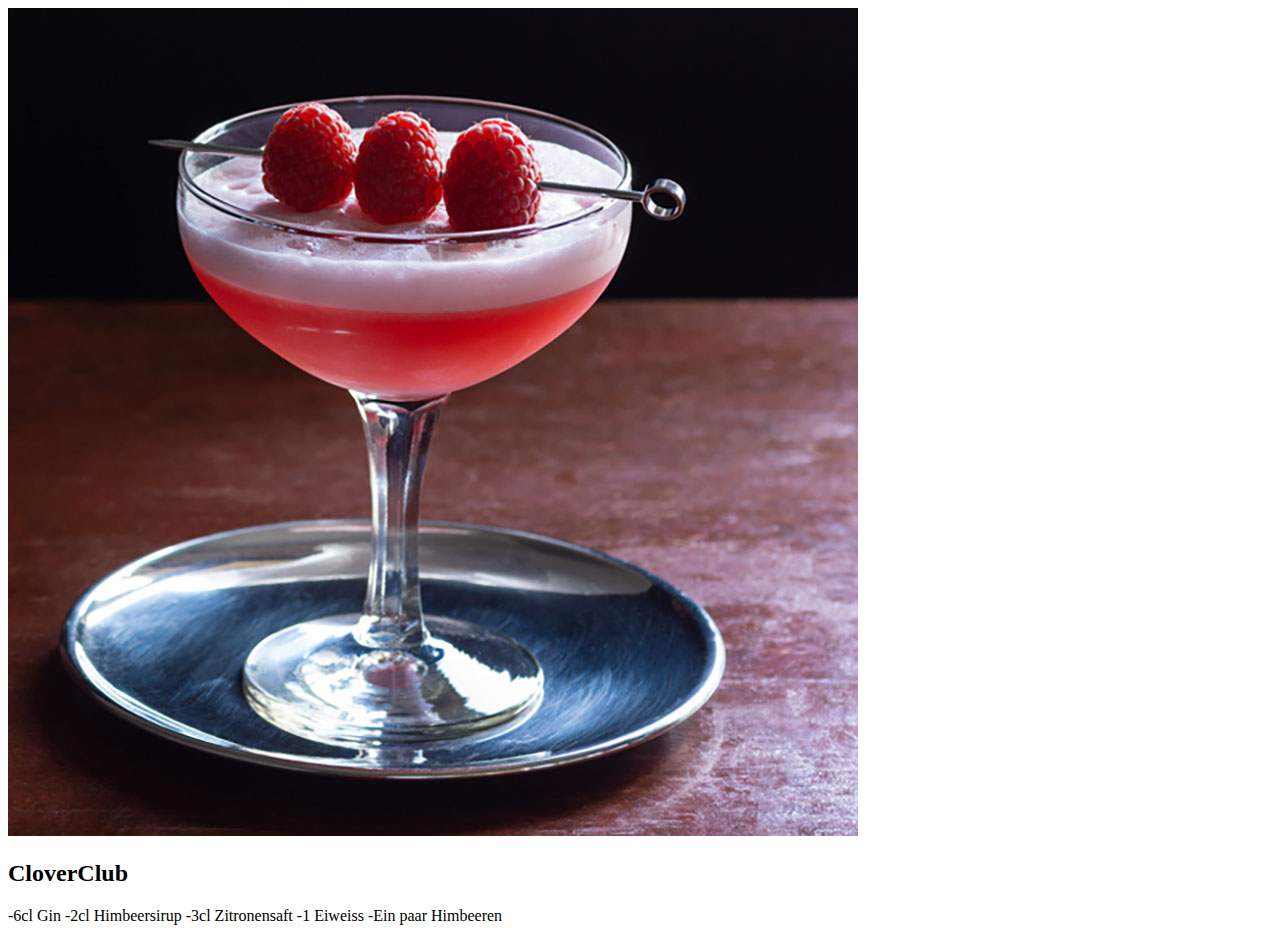
<file: pages/CloverClub.html>
<!DOCTYPE html>
<html lang="en">

<head>
  <meta charset="UTF-8">
  <meta http-equiv="X-UA-Compatible" content="IE=edge">
  <meta name="viewport" content="width=device-width, initial-scale=1.0">
  <link href="https://cdn.jsdelivr.net/npm/bootstrap@5.1.1/dist/css/bootstrap.min.css" rel="stylesheet"
    integrity="sha384-F3w7mX95PdgyTmZZMECAngseQB83DfGTowi0iMjiWaeVhAn4FJkqJByhZMI3AhiU" crossorigin="anonymous" />

  <link rel="stylesheet" href="https://cdn.jsdelivr.net/npm/bootstrap-icons@1.3.0/font/bootstrap-icons.css" />



  

  <title>CloverClub</title>
</head>

<body>
     <!--Box CloverClub-->
     <section class="p-5 mt-3">
        <div class="container">
          <div class="card bg-dark text-light">
            <div class="card-body text-center">
              <div class="row align-items-center justify-content-between">
                <div class="col-md">
                  <img src="img/CloverClub.jpg" class="mx-auto d-block w-50" alt="">
                </div>
                <div class="col-md p-5">
                  <h2>CloverClub</h2>
                  <p class="lead">
                    -6cl Gin
                    -2cl Himbeersirup
                    -3cl Zitronensaft
                    -1 Eiweiss
                    -Ein paar Himbeeren

                  </p>
                </div>
              </div>
            </div>
          </div>
        </div>
      </section>

</body>

</html>
</file>
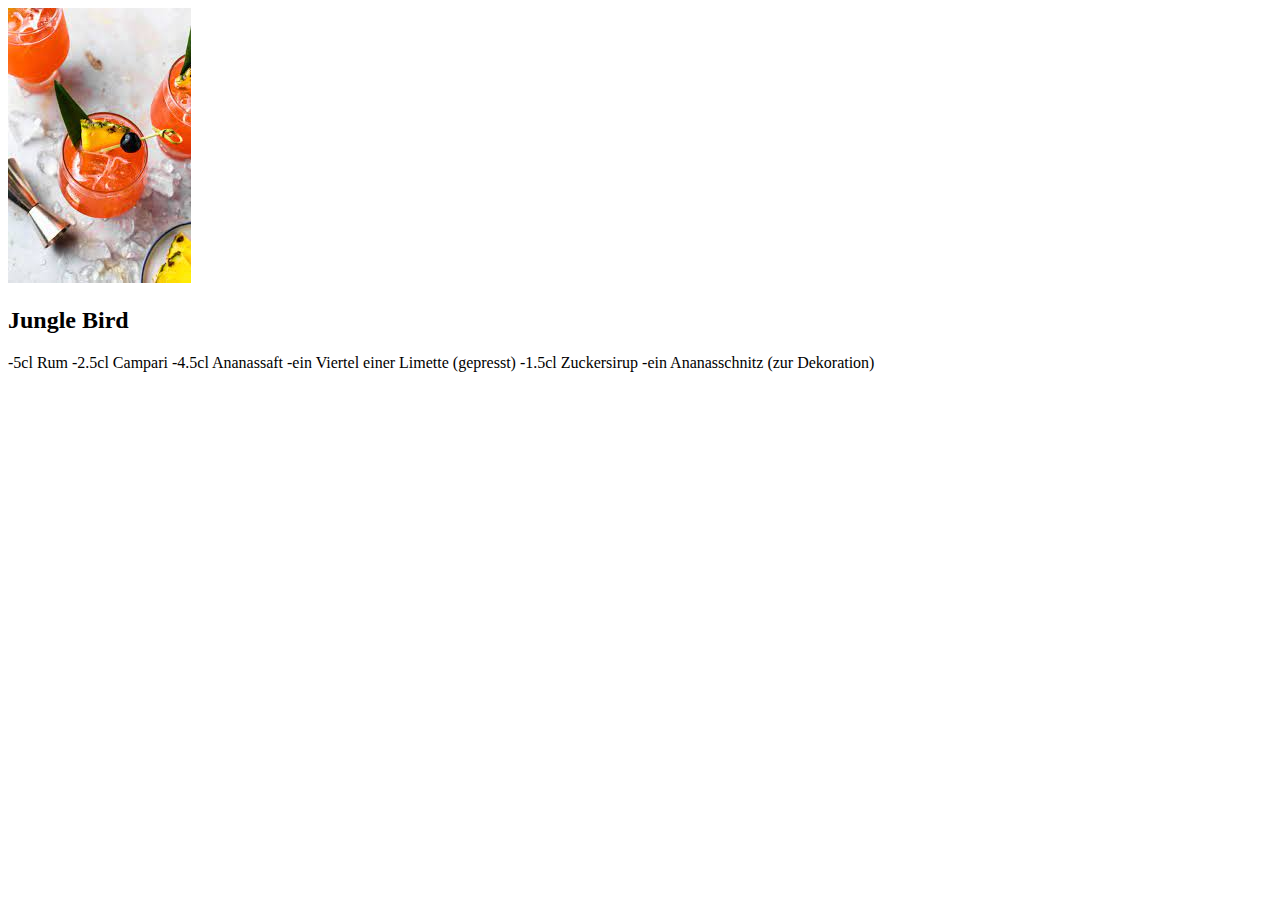
<file: pages/JungleBird.html>
<!DOCTYPE html>
<html lang="en">

<head>
  <meta charset="UTF-8">
  <meta http-equiv="X-UA-Compatible" content="IE=edge">
  <meta name="viewport" content="width=device-width, initial-scale=1.0">
  <link href="https://cdn.jsdelivr.net/npm/bootstrap@5.1.1/dist/css/bootstrap.min.css" rel="stylesheet"
    integrity="sha384-F3w7mX95PdgyTmZZMECAngseQB83DfGTowi0iMjiWaeVhAn4FJkqJByhZMI3AhiU" crossorigin="anonymous" />

  <link rel="stylesheet" href="https://cdn.jsdelivr.net/npm/bootstrap-icons@1.3.0/font/bootstrap-icons.css" />



  

  <title>Jungle Bird--</title>
</head>

<body>
     <!--Box Jungle Bird-->
     <section class="p-5 mt-3">
        <div class="container">
          <div class="card bg-dark text-light">
            <div class="card-body text-center">
              <div class="row align-items-center justify-content-between">
                <div class="col-md">
                  <img src="img/JungleBird.jpg" class="mx-auto d-block w-50" alt="">
                </div>
                <div class="col-md p-5">
                  <h2>Jungle Bird</h2>
                  <p class="lead">
                    -5cl Rum
                    -2.5cl Campari
                    -4.5cl Ananassaft
                    -ein Viertel einer Limette (gepresst)
                    -1.5cl Zuckersirup
                    -ein Ananasschnitz (zur Dekoration)

                  </p>
                </div>
              </div>
            </div>
          </div>
        </div>
      </section>

</body>

</html>
</file>
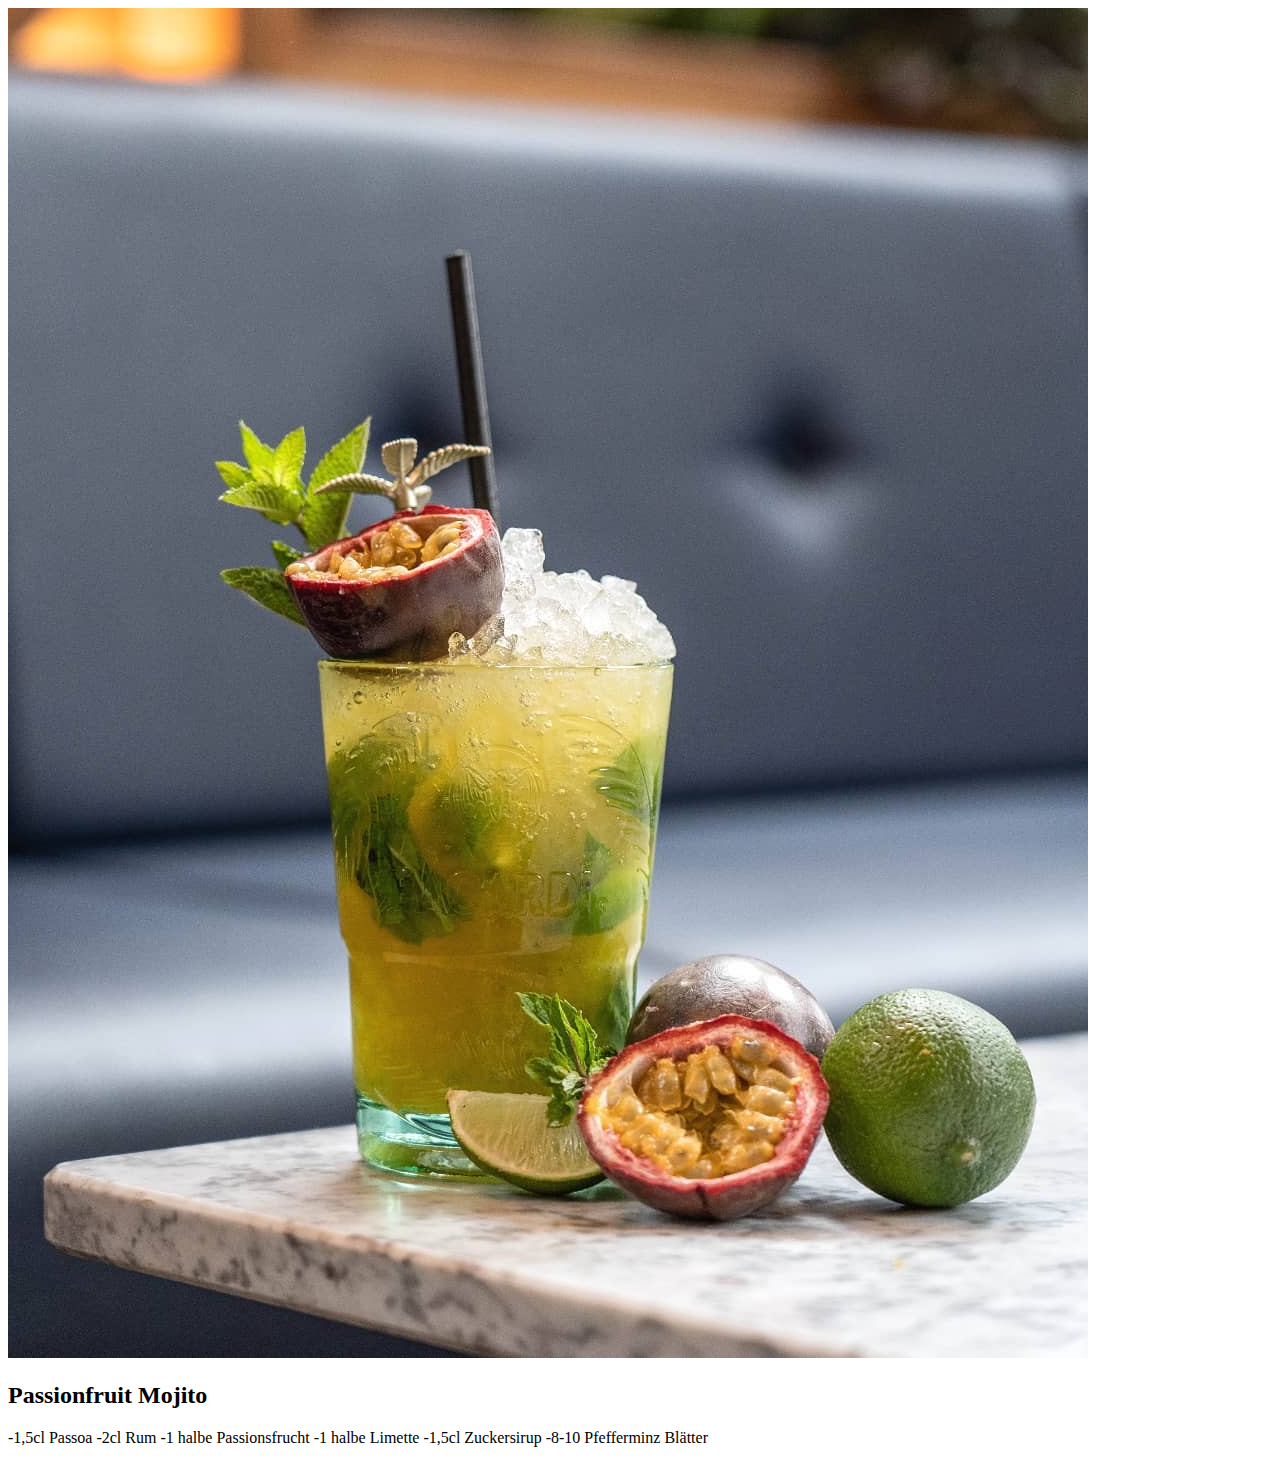
<file: pages/PassionfruitMojito.html>
<!DOCTYPE html>
<html lang="en">

<head>
  <meta charset="UTF-8">
  <meta http-equiv="X-UA-Compatible" content="IE=edge">
  <meta name="viewport" content="width=device-width, initial-scale=1.0">
  <link href="https://cdn.jsdelivr.net/npm/bootstrap@5.1.1/dist/css/bootstrap.min.css" rel="stylesheet"
    integrity="sha384-F3w7mX95PdgyTmZZMECAngseQB83DfGTowi0iMjiWaeVhAn4FJkqJByhZMI3AhiU" crossorigin="anonymous" />

  <link rel="stylesheet" href="https://cdn.jsdelivr.net/npm/bootstrap-icons@1.3.0/font/bootstrap-icons.css" />



  

  <title>PassionfruitMojito--</title>
</head>

<body>
     <!--Box PassionfruitMojito-->
     <section class="p-5 mt-3">
        <div class="container">
          <div class="card bg-dark text-light">
            <div class="card-body text-center">
              <div class="row align-items-center justify-content-between">
                <div class="col-md">
                  <img src="img/PassionfruitMojito.jpg" class="mx-auto d-block w-50" alt="">
                </div>
                <div class="col-md p-5">
                  <h2>Passionfruit Mojito</h2>
                  <p class="lead">
                    -1,5cl Passoa
                    -2cl Rum
                    -1 halbe Passionsfrucht
                    -1 halbe Limette
                    -1,5cl Zuckersirup
                    -8-10 Pfefferminz Blätter

                  </p>
                </div>
              </div>
            </div>
          </div>
        </div>
      </section>

</body>

</html>
</file>
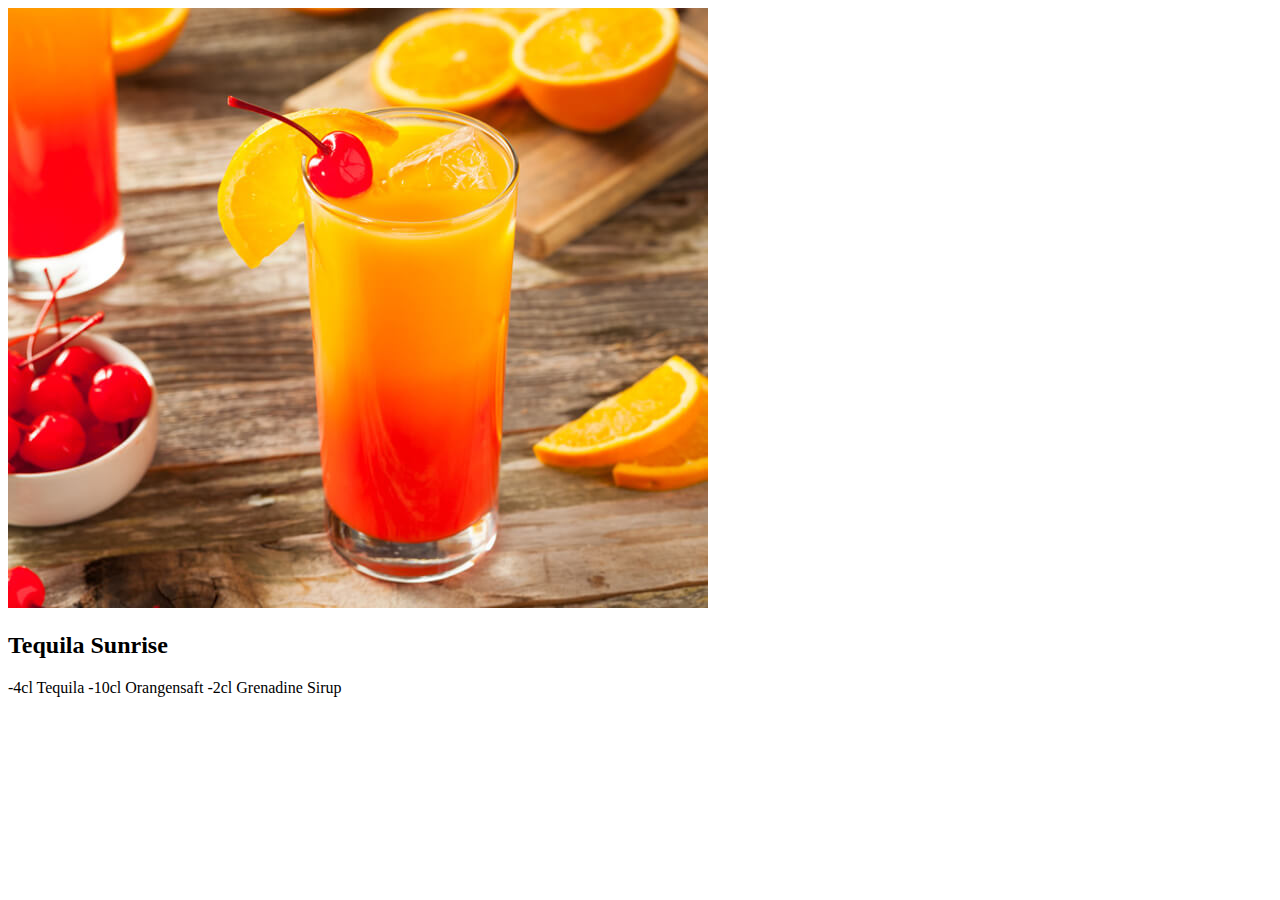
<file: pages/TequilaSunrise.html>
<!DOCTYPE html>
<html lang="en">

<head>
  <meta charset="UTF-8">
  <meta http-equiv="X-UA-Compatible" content="IE=edge">
  <meta name="viewport" content="width=device-width, initial-scale=1.0">
  <link href="https://cdn.jsdelivr.net/npm/bootstrap@5.1.1/dist/css/bootstrap.min.css" rel="stylesheet"
    integrity="sha384-F3w7mX95PdgyTmZZMECAngseQB83DfGTowi0iMjiWaeVhAn4FJkqJByhZMI3AhiU" crossorigin="anonymous" />

  <link rel="stylesheet" href="https://cdn.jsdelivr.net/npm/bootstrap-icons@1.3.0/font/bootstrap-icons.css" />



  

  <title>TequilaSunrise</title>
</head>

<body>
     <!--Box TequilaSunrise-->
     <section class="p-5 mt-3">
        <div class="container">
          <div class="card bg-dark text-light">
            <div class="card-body text-center">
              <div class="row align-items-center justify-content-between">
                <div class="col-md">
                  <img src="img/TequilaSunrise.jpg" class="mx-auto d-block w-50" alt="">
                </div>
                <div class="col-md p-5">
                  <h2>Tequila Sunrise</h2>
                  <p class="lead">
                    -4cl Tequila
                    -10cl Orangensaft
                    -2cl Grenadine Sirup

                  </p>
                </div>
              </div>
            </div>
          </div>
        </div>
      </section>

</body>

</html>
</file>
<file: css/style.css>
body::before {
  content: '';
  height: 60px;
  
}

@media(min-width: 768px) {
    .news-input {
        width: 50%:
    }
}
</file>
